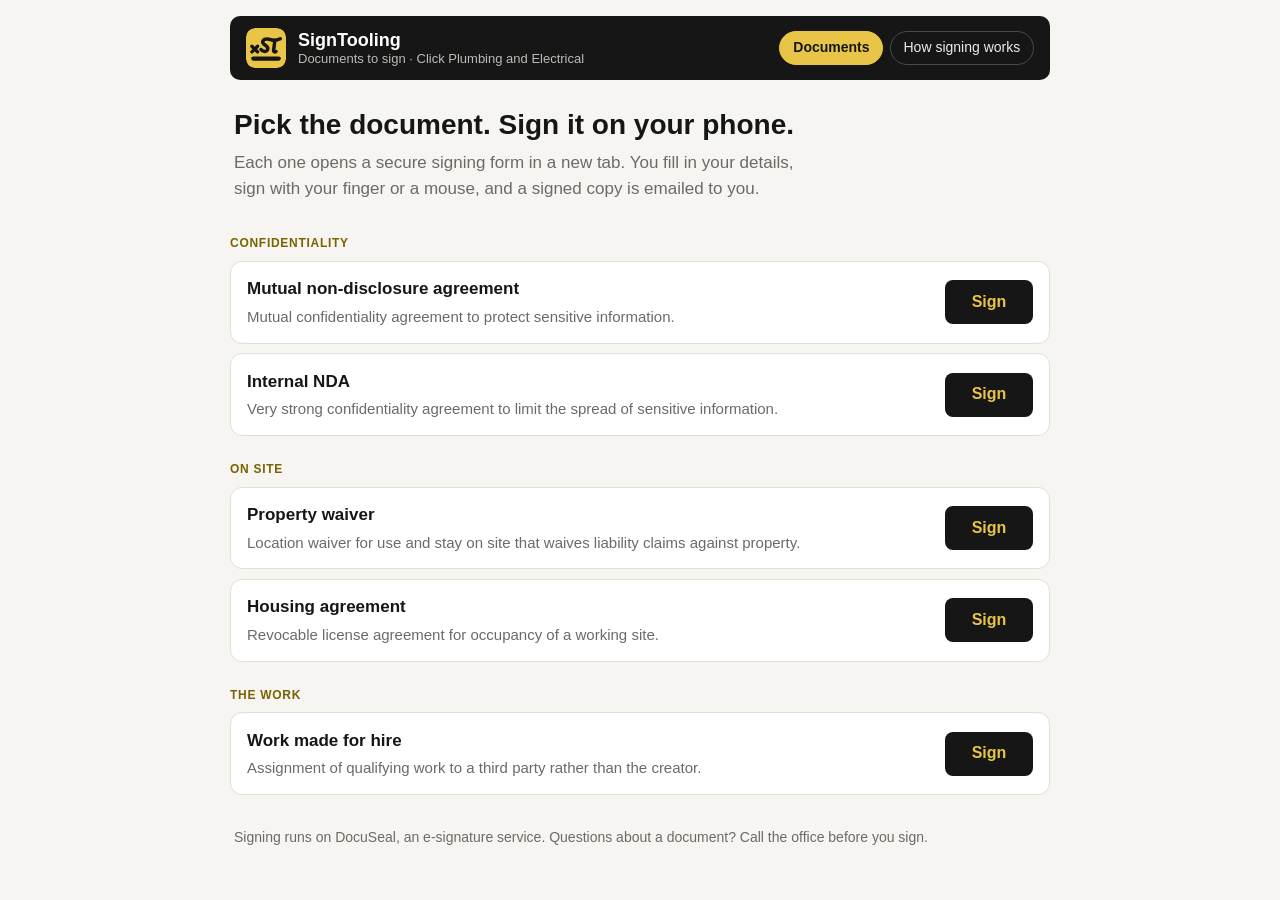
<file: index.html>
<!DOCTYPE html>
<html lang="en">
<head>
    <meta charset="UTF-8">
    <meta name="viewport" content="width=device-width, initial-scale=1.0">
    <title>SignTooling — documents to sign</title>
    <meta name="description" content="Click Plumbing and Electrical documents to sign online: non-disclosure agreements, the property waiver, the housing agreement and work made for hire.">
    <link rel="icon" href="favicon.ico" sizes="32x32">
    <link rel="icon" href="icons/favicon.svg" type="image/svg+xml">
    <link rel="apple-touch-icon" href="icons/apple-touch-180.png">
    <link rel="stylesheet" href="css/site.css">
</head>
<body>
    <div class="container">
        <header class="site-header">
            <a class="site-brand" href="index.html">
                <img class="site-mark" src="icons/favicon.svg" alt="" width="40" height="40">
                <span class="site-title"><span class="site-name">SignTooling</span><span class="site-tag">Documents to sign · Click Plumbing and Electrical</span></span>
            </a>
            <nav class="site-nav" aria-label="Pages">
                <a class="site-pill is-current" aria-current="page" href="index.html">Documents</a>
                <a class="site-pill" href="about.html">How signing works</a>
            </nav>
        </header>
        <section class="hero">
            <h1>Pick the document. Sign it on your phone.</h1>
            <p>Each one opens a secure signing form in a new tab. You fill in your details, sign with your finger or a mouse, and a signed copy is emailed to you.</p>
        </section>

        <section class="doc-group">
            <h2>Confidentiality</h2>
            <div class="doc">
                <div class="doc-text">
                    <h3>Mutual non-disclosure agreement</h3>
                    <p>Mutual confidentiality agreement to protect sensitive information.</p>
                </div>
                <a class="btn-sign" href="https://docuseal.com/d/9ppHbNjAaSdbKR" target="_blank" rel="noopener noreferrer" aria-label="Sign: Mutual non-disclosure agreement (opens the signing form in a new tab)">Sign</a>
            </div>
            <div class="doc">
                <div class="doc-text">
                    <h3>Internal NDA</h3>
                    <p>Very strong confidentiality agreement to limit the spread of sensitive information.</p>
                </div>
                <a class="btn-sign" href="https://docuseal.com/d/CR3Kb5ZcPiX8mu" target="_blank" rel="noopener noreferrer" aria-label="Sign: Internal NDA (opens the signing form in a new tab)">Sign</a>
            </div>
        </section>

        <section class="doc-group">
            <h2>On site</h2>
            <div class="doc">
                <div class="doc-text">
                    <h3>Property waiver</h3>
                    <p>Location waiver for use and stay on site that waives liability claims against property.</p>
                </div>
                <a class="btn-sign" href="https://docuseal.com/d/mAZBPLifm3oceb" target="_blank" rel="noopener noreferrer" aria-label="Sign: Property waiver (opens the signing form in a new tab)">Sign</a>
            </div>
            <div class="doc">
                <div class="doc-text">
                    <h3>Housing agreement</h3>
                    <p>Revocable license agreement for occupancy of a working site.</p>
                </div>
                <a class="btn-sign" href="https://docuseal.com/d/tLDF2GJt52FTX3" target="_blank" rel="noopener noreferrer" aria-label="Sign: Housing agreement (opens the signing form in a new tab)">Sign</a>
            </div>
        </section>

        <section class="doc-group">
            <h2>The work</h2>
            <div class="doc">
                <div class="doc-text">
                    <h3>Work made for hire</h3>
                    <p>Assignment of qualifying work to a third party rather than the creator.</p>
                </div>
                <a class="btn-sign" href="https://docuseal.com/d/B1XbjUaXYfo7mJ" target="_blank" rel="noopener noreferrer" aria-label="Sign: Work made for hire (opens the signing form in a new tab)">Sign</a>
            </div>
        </section>

        <footer class="site-foot">Signing runs on DocuSeal, an e-signature service. Questions about a document? Call the office before you sign.</footer>
    </div>
</body>
</html>
</file>
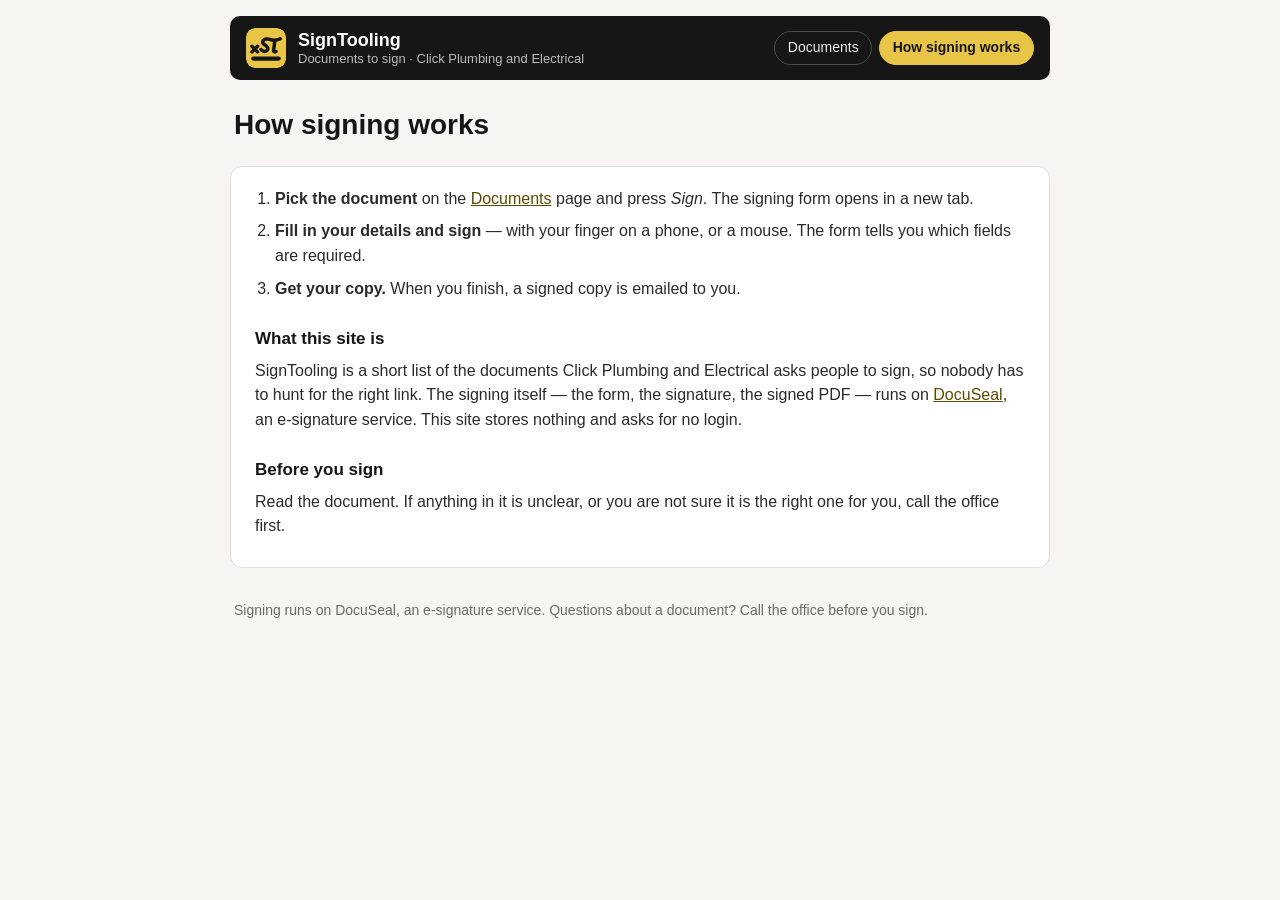
<file: about.html>
<!DOCTYPE html>
<html lang="en">
<head>
    <meta charset="UTF-8">
    <meta name="viewport" content="width=device-width, initial-scale=1.0">
    <title>How signing works — SignTooling</title>
    <meta name="description" content="How signing a Click Plumbing and Electrical document works on SignTooling.">
    <link rel="icon" href="favicon.ico" sizes="32x32">
    <link rel="icon" href="icons/favicon.svg" type="image/svg+xml">
    <link rel="apple-touch-icon" href="icons/apple-touch-180.png">
    <link rel="stylesheet" href="css/site.css">
</head>
<body>
    <div class="container">
        <header class="site-header">
            <a class="site-brand" href="index.html">
                <img class="site-mark" src="icons/favicon.svg" alt="" width="40" height="40">
                <span class="site-title"><span class="site-name">SignTooling</span><span class="site-tag">Documents to sign · Click Plumbing and Electrical</span></span>
            </a>
            <nav class="site-nav" aria-label="Pages">
                <a class="site-pill" href="index.html">Documents</a>
                <a class="site-pill is-current" aria-current="page" href="about.html">How signing works</a>
            </nav>
        </header>
        <section class="hero">
            <h1>How signing works</h1>
        </section>

        <section class="prose">
            <ol>
                <li><strong>Pick the document</strong> on the <a href="index.html">Documents</a> page and press <em>Sign</em>. The signing form opens in a new tab.</li>
                <li><strong>Fill in your details and sign</strong> — with your finger on a phone, or a mouse. The form tells you which fields are required.</li>
                <li><strong>Get your copy.</strong> When you finish, a signed copy is emailed to you.</li>
            </ol>
            <h2>What this site is</h2>
            <p>SignTooling is a short list of the documents Click Plumbing and Electrical asks people to sign, so nobody has to hunt for the right link. The signing itself — the form, the signature, the signed PDF — runs on <a href="https://www.docuseal.com/" target="_blank" rel="noopener noreferrer">DocuSeal</a>, an e-signature service. This site stores nothing and asks for no login.</p>
            <h2>Before you sign</h2>
            <p>Read the document. If anything in it is unclear, or you are not sure it is the right one for you, call the office first.</p>
        </section>

        <footer class="site-foot">Signing runs on DocuSeal, an e-signature service. Questions about a document? Call the office before you sign.</footer>
    </div>
</body>
</html>
</file>
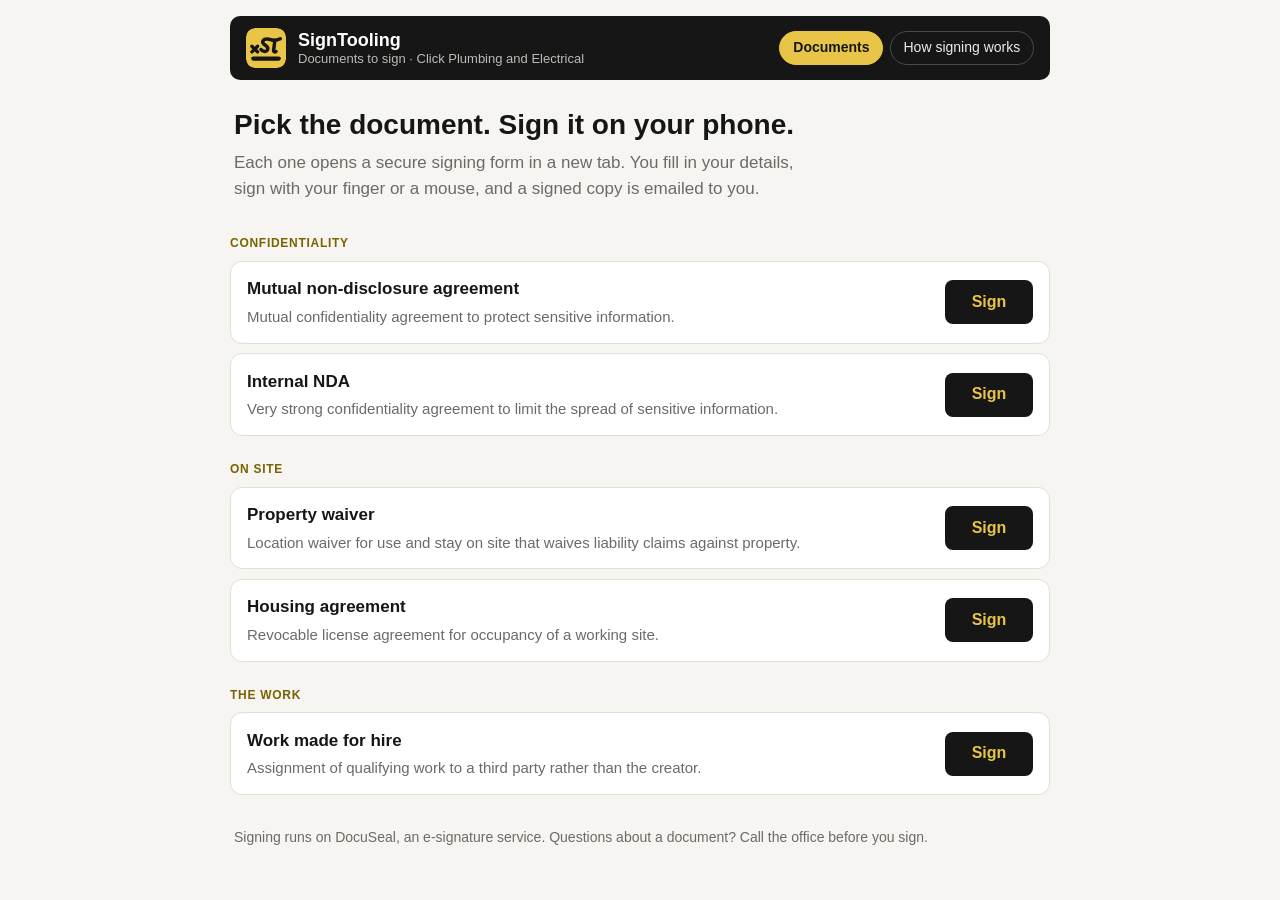
<file: contracts.html>
<!DOCTYPE html>
<html lang="en">
<head>
    <meta charset="UTF-8">
    <meta name="viewport" content="width=device-width, initial-scale=1.0">
    <title>SignTooling — documents to sign</title>
    <!-- The documents are the home page now; this address is kept so old bookmarks still land. -->
    <meta http-equiv="refresh" content="0; url=index.html">
    <link rel="canonical" href="index.html">
    <link rel="icon" href="favicon.ico" sizes="32x32">
    <link rel="icon" href="icons/favicon.svg" type="image/svg+xml">
    <link rel="apple-touch-icon" href="icons/apple-touch-180.png">
</head>
<body>
    <p>The documents are on the <a href="index.html">home page</a>.</p>
</body>
</html>
</file>
<file: css/site.css>
/* SignTooling: the Tooling family's ink and yellow, one short list. No framework, no script. */
:root { --ink: #161617; --yellow: #e8c547; --paper: #f6f5f1; --line: #e2dfd6; --muted: #6b6a66; }
*, *::before, *::after { box-sizing: border-box; }
body { margin: 0; padding: 1rem; background: var(--paper); color: #2b2a28; font: 16px/1.55 -apple-system, BlinkMacSystemFont, 'Segoe UI', Roboto, sans-serif; }
.container { max-width: 820px; margin: 0 auto; }
a { color: #5c4a00; }

.site-header { display: flex; align-items: center; gap: 0.75rem; flex-wrap: wrap; padding: 0.75rem 1rem; background: var(--ink); color: #fff; border-radius: 10px; }
.site-brand { display: flex; align-items: center; gap: 0.75rem; min-width: 0; color: inherit; text-decoration: none; }
.site-mark { width: 40px; height: 40px; border-radius: 9px; flex-shrink: 0; }
.site-title { display: flex; flex-direction: column; line-height: 1.25; min-width: 0; }
.site-name { font-size: 1.125rem; font-weight: 700; }
.site-tag { font-size: 0.8125rem; color: #bdbbb3; }
.site-nav { margin-left: auto; display: flex; gap: 0.4rem; flex-wrap: wrap; }
.site-pill { padding: 0.35rem 0.8rem; border: 1px solid #4a4a4d; border-radius: 999px; color: #ecebe4; font-size: 0.875rem; text-decoration: none; white-space: nowrap; }
.site-pill:hover { background: #2a2a2c; }
.site-pill.is-current { background: var(--yellow); border-color: var(--yellow); color: var(--ink); font-weight: 600; }

.hero { padding: 1.75rem 0.25rem 0.5rem; }
.hero h1 { margin: 0 0 0.5rem; font-size: 1.75rem; line-height: 1.2; color: var(--ink); }
.hero p { margin: 0; max-width: 60ch; color: var(--muted); font-size: 1.0625rem; }

.doc-group { margin-top: 1.5rem; }
.doc-group h2 { margin: 0 0 0.5rem; font-size: 0.75rem; font-weight: 700; letter-spacing: 0.06em; text-transform: uppercase; color: #7a6200; }
.doc { display: flex; align-items: center; gap: 1rem; padding: 0.9rem 1rem; margin-bottom: 0.6rem; background: #fff; border: 1px solid var(--line); border-radius: 12px; }
.doc-text { flex: 1; min-width: 0; }
.doc h3 { margin: 0; font-size: 1.0625rem; color: var(--ink); }
.doc p { margin: 0.15rem 0 0; color: var(--muted); font-size: 0.9375rem; }
.btn-sign { flex-shrink: 0; min-width: 5.5rem; min-height: 44px; display: inline-flex; align-items: center; justify-content: center; padding: 0 1.25rem; border-radius: 8px; background: var(--ink); color: var(--yellow); font-weight: 600; text-decoration: none; }
.btn-sign:hover { background: #2a2a2c; }
.btn-sign:focus-visible, .site-pill:focus-visible, a:focus-visible { outline: 3px solid rgba(232, 197, 71, 0.9); outline-offset: 2px; }

.prose { background: #fff; border: 1px solid var(--line); border-radius: 12px; padding: 1.25rem 1.5rem; margin-top: 0.5rem; }
.prose h2 { margin: 1.5rem 0 0.4rem; font-size: 1.0625rem; color: var(--ink); }
.prose ol { margin: 0; padding-left: 1.25rem; }
.prose li { margin-bottom: 0.5rem; }
.prose p { margin: 0 0 0.5rem; }

.site-foot { margin: 2rem 0.25rem 1rem; color: var(--muted); font-size: 0.875rem; }
@media (max-width: 560px) { .site-tag { display: none; } .site-nav { margin-left: 0; width: 100%; } }
</file>
